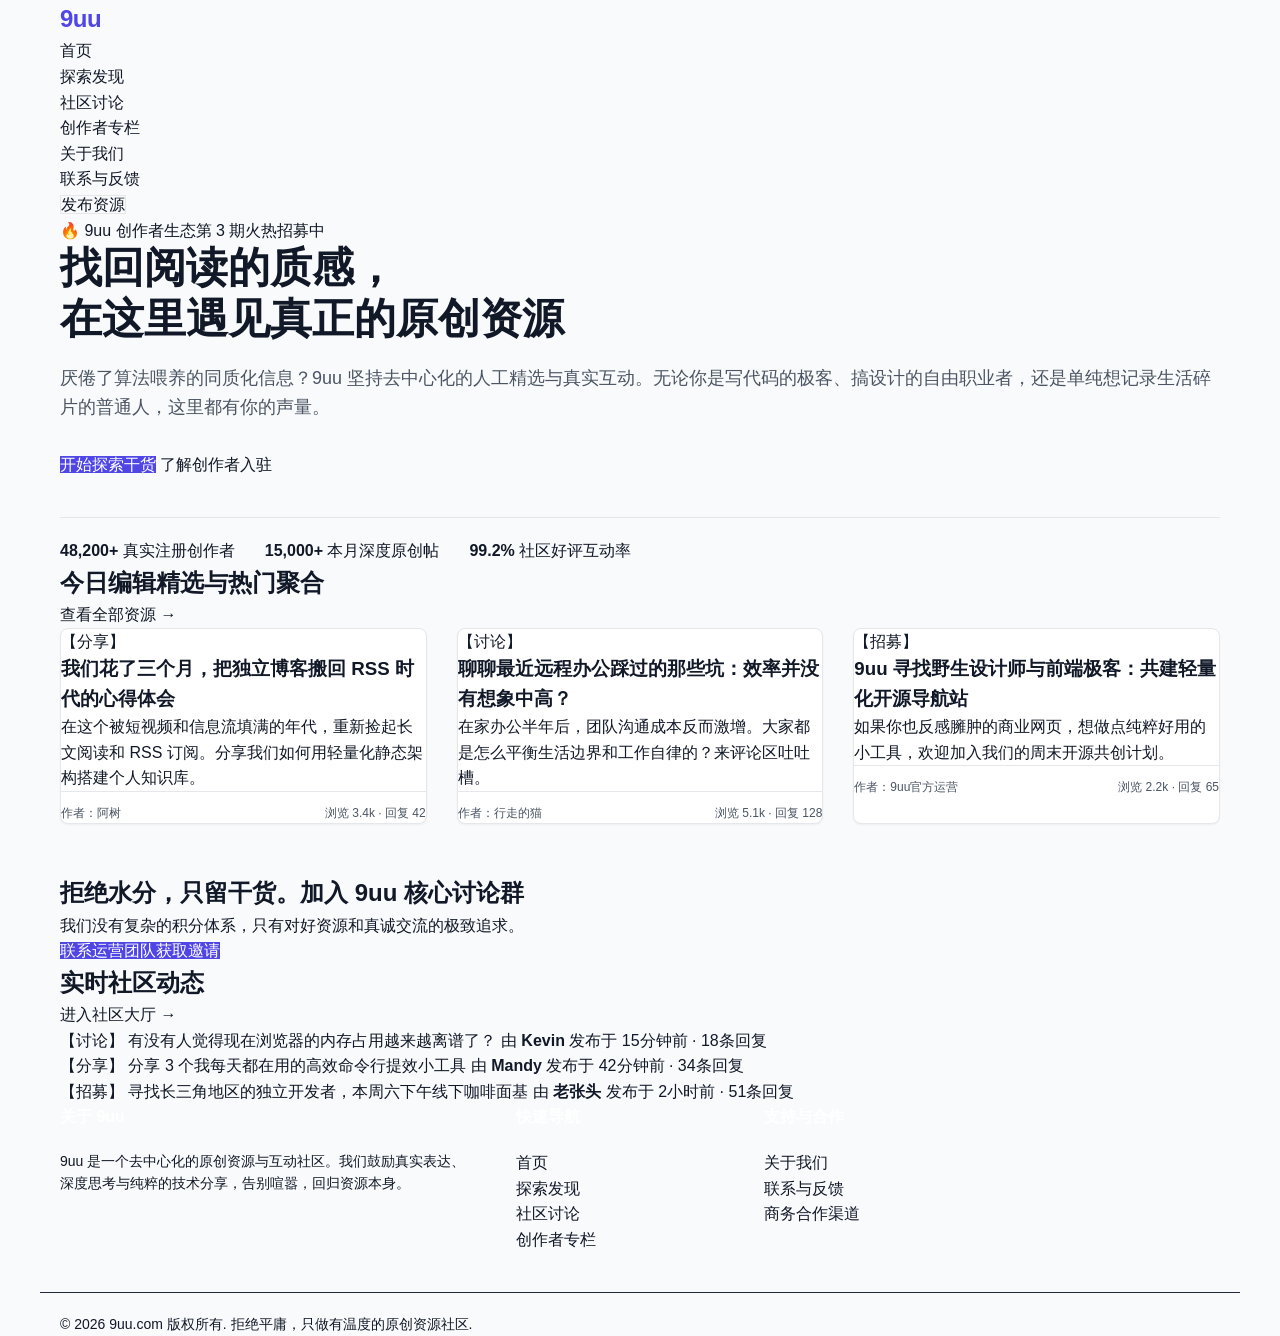
<file: index.html>
<!DOCTYPE html>
<html lang="zh-CN">
<head>
    <meta charset="UTF-8">
    <meta name="viewport" content="width=device-width, initial-scale=1.0">
    <title>9uu有你有我足以！ - 优质资源分享互动社区</title>
    <meta name="description" content="9uu是一个专注于原创资源分享、干货深度交流的互动社区。汇聚独立创作者、技术极客与生活记录者，回归真实、有价值的深度资源。">
    <meta name="keywords" content="9uu,原创社区,资源分享,独立创作者,技术交流,话题讨论,干货分享">
    <link rel="canonical" href="/index.html">
    <script src="js/main.js"></script>
    <link rel="stylesheet" href="css/style.css">
</head>
<body>
    <header class="site-header">
        <div class="container nav-container">
            <a href="index.html" class="logo">9uu</a>
            <nav class="main-nav">
                <ul>
                    <li><a href="index.html" class="active">首页</a></li>
                    <li><a href="explore.html">探索发现</a></li>
                    <li><a href="community.html">社区讨论</a></li>
                    <li><a href="creators.html">创作者专栏</a></li>
                    <li><a href="about.html">关于我们</a></li>
                    <li><a href="contact.html">联系与反馈</a></li>
                </ul>
            </nav>
            <div class="header-actions">
                <a href="community.html" class="btn-outline">发布资源</a>
            </div>
        </div>
    </header>

    <main>
        <section class="hero-section">
            <div class="container hero-content">
                <span class="badge">🔥 9uu 创作者生态第 3 期火热招募中</span>
                <h1>找回阅读的质感，<br>在这里遇见真正的原创资源</h1>
                <p class="hero-desc">厌倦了算法喂养的同质化信息？9uu 坚持去中心化的人工精选与真实互动。无论你是写代码的极客、搞设计的自由职业者，还是单纯想记录生活碎片的普通人，这里都有你的声量。</p>
                <div class="hero-btns">
                    <a href="explore.html" class="btn-primary">开始探索干货</a>
                    <a href="creators.html" class="btn-secondary">了解创作者入驻</a>
                </div>
                <div class="hero-stats">
                    <div class="stat-item">
                        <strong>48,200+</strong>
                        <span>真实注册创作者</span>
                    </div>
                    <div class="stat-item">
                        <strong>15,000+</strong>
                        <span>本月深度原创帖</span>
                    </div>
                    <div class="stat-item">
                        <strong>99.2%</strong>
                        <span>社区好评互动率</span>
                    </div>
                </div>
            </div>
        </section>

        <section class="container section-padding">
            <div class="section-header">
                <h2>今日编辑精选与热门聚合</h2>
                <a href="explore.html" class="more-link">查看全部资源 &rarr;</a>
            </div>
            <div class="grid-3">
                <article class="card">
                    <div class="card-tag">【分享】</div>
                    <h3><a href="explore.html">我们花了三个月，把独立博客搬回 RSS 时代的心得体会</a></h3>
                    <p class="card-snippet">在这个被短视频和信息流填满的年代，重新捡起长文阅读和 RSS 订阅。分享我们如何用轻量化静态架构搭建个人知识库。</p>
                    <div class="card-meta">
                        <span>作者：阿树</span>
                        <span>浏览 3.4k · 回复 42</span>
                    </div>
                </article>
                <article class="card">
                    <div class="card-tag">【讨论】</div>
                    <h3><a href="community.html">聊聊最近远程办公踩过的那些坑：效率并没有想象中高？</a></h3>
                    <p class="card-snippet">在家办公半年后，团队沟通成本反而激增。大家都是怎么平衡生活边界和工作自律的？来评论区吐吐槽。</p>
                    <div class="card-meta">
                        <span>作者：行走的猫</span>
                        <span>浏览 5.1k · 回复 128</span>
                    </div>
                </article>
                <article class="card">
                    <div class="card-tag">【招募】</div>
                    <h3><a href="creators.html">9uu 寻找野生设计师与前端极客：共建轻量化开源导航站</a></h3>
                    <p class="card-snippet">如果你也反感臃肿的商业网页，想做点纯粹好用的小工具，欢迎加入我们的周末开源共创计划。</p>
                    <div class="card-meta">
                        <span>作者：9uu官方运营</span>
                        <span>浏览 2.2k · 回复 65</span>
                    </div>
                </article>
            </div>
        </section>

        <section class="banner-section">
            <div class="container banner-inner">
                <h2>拒绝水分，只留干货。加入 9uu 核心讨论群</h2>
                <p>我们没有复杂的积分体系，只有对好资源和真诚交流的极致追求。</p>
                <a href="contact.html" class="btn-primary">联系运营团队获取邀请</a>
            </div>
        </section>

        <section class="container section-padding">
            <div class="section-header">
                <h2>实时社区动态</h2>
                <a href="community.html" class="more-link">进入社区大厅 &rarr;</a>
            </div>
            <div class="activity-list">
                <div class="activity-item">
                    <span class="tag-label">【讨论】</span>
                    <a href="community.html" class="activity-title">有没有人觉得现在浏览器的内存占用越来越离谱了？</a>
                    <span class="activity-info">由 <strong>Kevin</strong> 发布于 15分钟前 · 18条回复</span>
                </div>
                <div class="activity-item">
                    <span class="tag-label">【分享】</span>
                    <a href="explore.html" class="activity-title">分享 3 个我每天都在用的高效命令行提效小工具</a>
                    <span class="activity-info">由 <strong>Mandy</strong> 发布于 42分钟前 · 34条回复</span>
                </div>
                <div class="activity-item">
                    <span class="tag-label">【招募】</span>
                    <a href="creators.html" class="activity-title">寻找长三角地区的独立开发者，本周六下午线下咖啡面基</a>
                    <span class="activity-info">由 <strong>老张头</strong> 发布于 2小时前 · 51条回复</span>
                </div>
            </div>
        </section>
    </main>

    <footer class="site-footer">
        <div class="container footer-grid">
            <div class="footer-col">
                <h3>关于 9uu</h3>
                <p>9uu 是一个去中心化的原创资源与互动社区。我们鼓励真实表达、深度思考与纯粹的技术分享，告别喧嚣，回归资源本身。</p>
            </div>
            <div class="footer-col">
                <h3>快速导航</h3>
                <ul>
                    <li><a href="index.html">首页</a></li>
                    <li><a href="explore.html">探索发现</a></li>
                    <li><a href="community.html">社区讨论</a></li>
                    <li><a href="creators.html">创作者专栏</a></li>
                </ul>
            </div>
            <div class="footer-col">
                <h3>支持与合作</h3>
                <ul>
                    <li><a href="about.html">关于我们</a></li>
                    <li><a href="contact.html">联系与反馈</a></li>
                    <li><a href="contact.html">商务合作渠道</a></li>
                </ul>
            </div>
        </div>
        <div class="container footer-bottom">
            <p>&copy; 2026 9uu.com 版权所有. 拒绝平庸，只做有温度的原创资源社区.</p>
        </div>
    </footer>
</body>
</html>
</file>
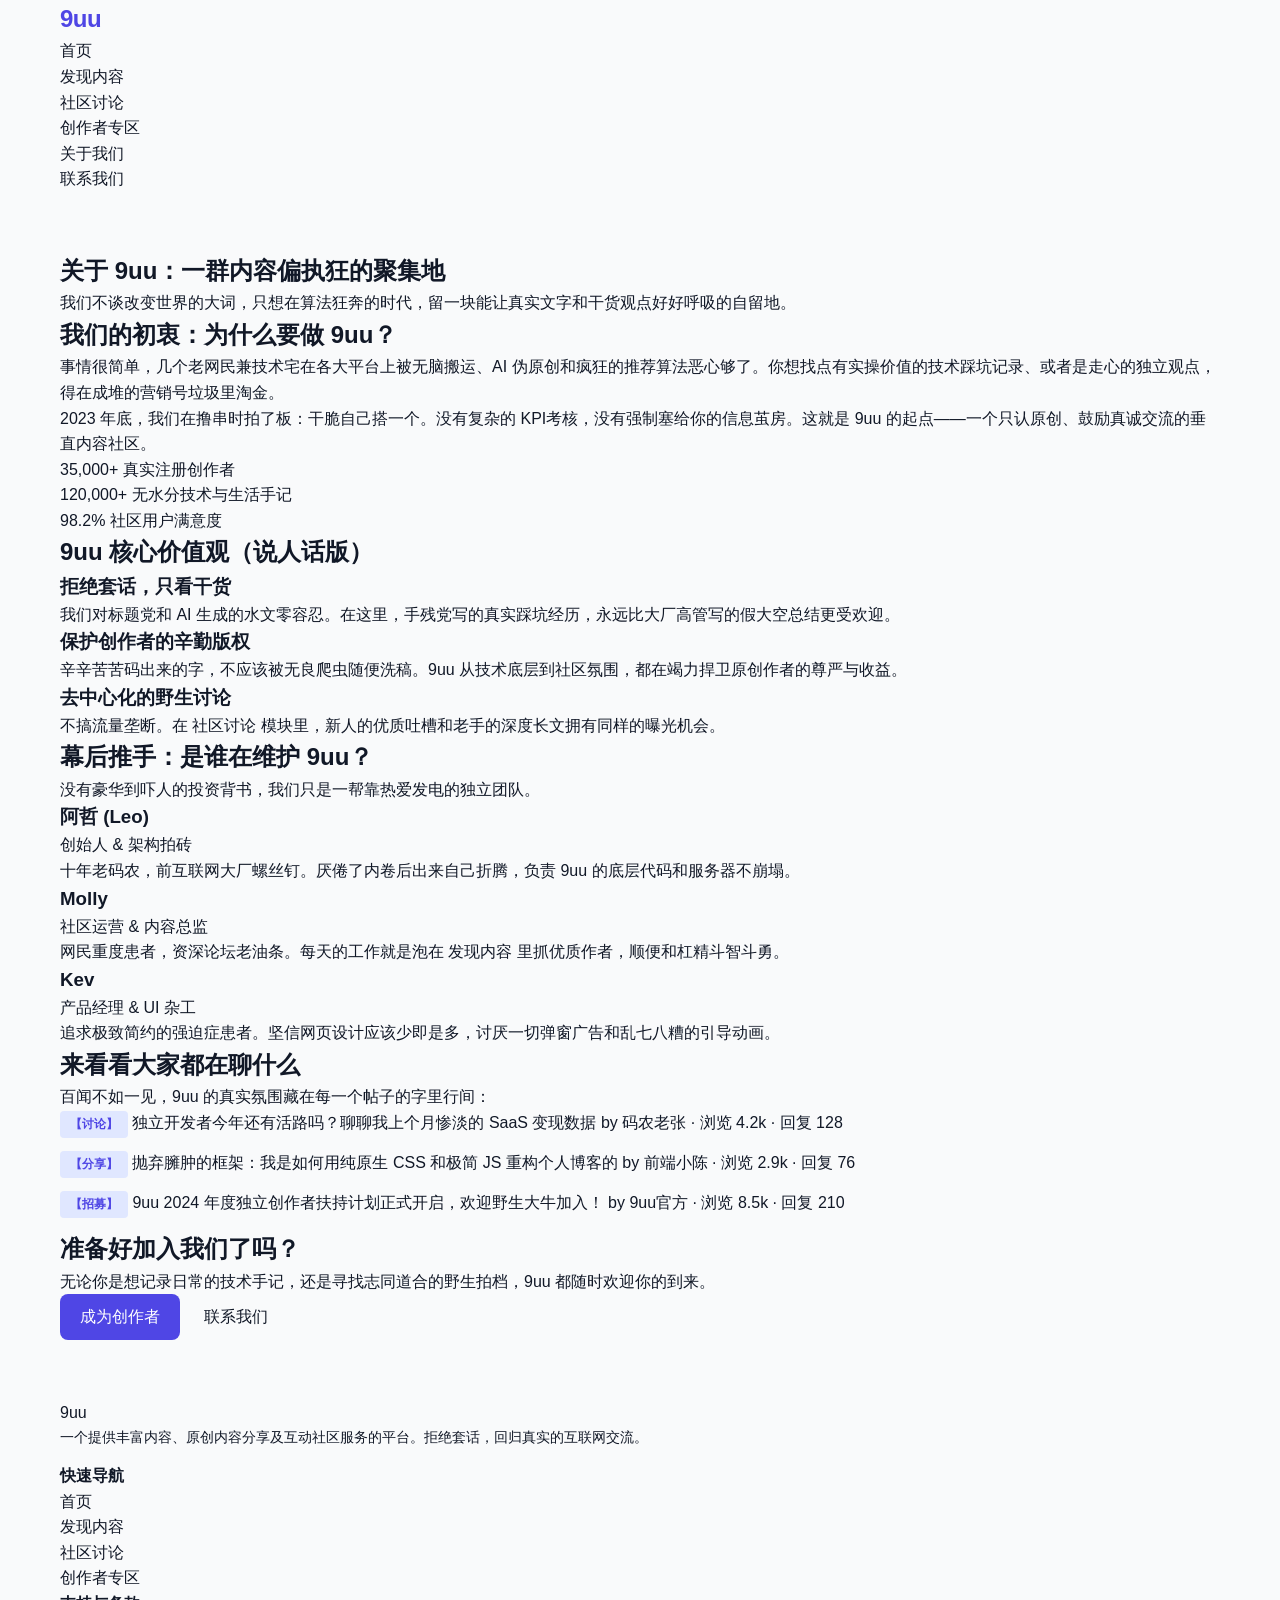
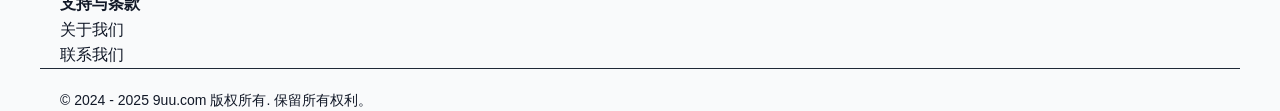
<file: about.html>
<!DOCTYPE html>
<html lang="zh-CN">
<head>
    <meta charset="UTF-8">
    <meta name="viewport" content="width=device-width, initial-scale=1.0">
    <title>关于我们 - 9uu 原创内容分享与互动社区平台</title>
    <meta name="description" content="了解 9uu 平台的幕后团队、创立初衷与社区文化。我们是一群聚焦原创内容分享、拒绝信息茧房的技术与内容极客，致力于为独立创作者和真实用户打造纯粹的互动交流乐园。">
    <meta name="keywords" content="9uu团队, 9uu关于我们, 原创社区理念, 独立创作者平台, 社区文化">
    <link rel="canonical" href="/about.html">
    <link rel="stylesheet" href="css/style.css">
</head>
<body>
    <header class="site-header">
        <div class="container nav-container">
            <a href="index.html" class="logo">9uu</a>
            <nav class="main-nav">
                <ul>
                    <li><a href="index.html">首页</a></li>
                    <li><a href="explore.html">发现内容</a></li>
                    <li><a href="community.html">社区讨论</a></li>
                    <li><a href="creators.html">创作者专区</a></li>
                    <li><a href="about.html" class="active">关于我们</a></li>
                    <li><a href="contact.html">联系我们</a></li>
                </ul>
            </nav>
        </div>
    </header>

    <main class="main-content">
        <div class="container">
            <section class="page-header-section">
                <h1>关于 9uu：一群内容偏执狂的聚集地</h1>
                <p class="lead-text">我们不谈改变世界的大词，只想在算法狂奔的时代，留一块能让真实文字和干货观点好好呼吸的自留地。</p>
            </section>

            <article class="about-story-section">
                <div class="story-grid">
                    <div class="story-text">
                        <h2>我们的初衷：为什么要做 9uu？</h2>
                        <p>事情很简单，几个老网民兼技术宅在各大平台上被无脑搬运、AI 伪原创和疯狂的推荐算法恶心够了。你想找点有实操价值的技术踩坑记录、或者是走心的独立观点，得在成堆的营销号垃圾里淘金。</p>
                        <p>2023 年底，我们在撸串时拍了板：干脆自己搭一个。没有复杂的 KPI考核，没有强制塞给你的信息茧房。这就是 9uu 的起点——一个只认原创、鼓励真诚交流的垂直内容社区。</p>
                    </div>
                    <div class="story-stats">
                        <div class="stat-card">
                            <span class="stat-num">35,000+</span>
                            <span class="stat-label">真实注册创作者</span>
                        </div>
                        <div class="stat-card">
                            <span class="stat-num">120,000+</span>
                            <span class="stat-label">无水分技术与生活手记</span>
                        </div>
                        <div class="stat-card">
                            <span class="stat-num">98.2%</span>
                            <span class="stat-label">社区用户满意度</span>
                        </div>
                    </div>
                </div>
            </article>

            <section class="values-section">
                <h2>9uu 核心价值观（说人话版）</h2>
                <div class="values-grid">
                    <div class="value-item">
                        <h3>拒绝套话，只看干货</h3>
                        <p>我们对标题党和 AI 生成的水文零容忍。在这里，手残党写的真实踩坑经历，永远比大厂高管写的假大空总结更受欢迎。</p>
                    </div>
                    <div class="value-item">
                        <h3>保护创作者的辛勤版权</h3>
                        <p>辛辛苦苦码出来的字，不应该被无良爬虫随便洗稿。9uu 从技术底层到社区氛围，都在竭力捍卫原创作者的尊严与收益。</p>
                    </div>
                    <div class="value-item">
                        <h3>去中心化的野生讨论</h3>
                        <p>不搞流量垄断。在 <a href="community.html">社区讨论</a> 模块里，新人的优质吐槽和老手的深度长文拥有同样的曝光机会。</p>
                    </div>
                </div>
            </section>

            <section class="team-section">
                <h2>幕后推手：是谁在维护 9uu？</h2>
                <p class="section-desc">没有豪华到吓人的投资背书，我们只是一帮靠热爱发电的独立团队。</p>
                <div class="team-grid">
                    <div class="team-card">
                        <h3>阿哲 (Leo)</h3>
                        <span class="team-role">创始人 & 架构拍砖</span>
                        <p>十年老码农，前互联网大厂螺丝钉。厌倦了内卷后出来自己折腾，负责 9uu 的底层代码和服务器不崩塌。</p>
                    </div>
                    <div class="team-card">
                        <h3>Molly</h3>
                        <span class="team-role">社区运营 & 内容总监</span>
                        <p>网民重度患者，资深论坛老油条。每天的工作就是泡在 <a href="explore.html">发现内容</a> 里抓优质作者，顺便和杠精斗智斗勇。</p>
                    </div>
                    <div class="team-card">
                        <h3>Kev</h3>
                        <span class="team-role">产品经理 & UI 杂工</span>
                        <p>追求极致简约的强迫症患者。坚信网页设计应该少即是多，讨厌一切弹窗广告和乱七八糟的引导动画。</p>
                    </div>
                </div>
            </section>

            <section class="community-glimpse">
                <h2>来看看大家都在聊什么</h2>
                <p>百闻不如一见，9uu 的真实氛围藏在每一个帖子的字里行间：</p>
                <div class="mini-post-list">
                    <div class="mini-post-item">
                        <span class="tag">【讨论】</span>
                        <a href="community.html">独立开发者今年还有活路吗？聊聊我上个月惨淡的 SaaS 变现数据</a>
                        <span class="meta">by 码农老张 · 浏览 4.2k · 回复 128</span>
                    </div>
                    <div class="mini-post-item">
                        <span class="tag">【分享】</span>
                        <a href="community.html">抛弃臃肿的框架：我是如何用纯原生 CSS 和极简 JS 重构个人博客的</a>
                        <span class="meta">by 前端小陈 · 浏览 2.9k · 回复 76</span>
                    </div>
                    <div class="mini-post-item">
                        <span class="tag">【招募】</span>
                        <a href="creators.html">9uu 2024 年度独立创作者扶持计划正式开启，欢迎野生大牛加入！</a>
                        <span class="meta">by 9uu官方 · 浏览 8.5k · 回复 210</span>
                    </div>
                </div>
            </section>

            <section class="cta-banner">
                <div class="cta-box">
                    <h2>准备好加入我们了吗？</h2>
                    <p>无论你是想记录日常的技术手记，还是寻找志同道合的野生拍档，9uu 都随时欢迎你的到来。</p>
                    <div class="cta-actions">
                        <a href="creators.html" class="btn btn-primary">成为创作者</a>
                        <a href="contact.html" class="btn btn-secondary">联系我们</a>
                    </div>
                </div>
            </section>
        </div>
    </main>

    <footer class="site-footer">
        <div class="container footer-container">
            <div class="footer-col">
                <span class="footer-logo">9uu</span>
                <p>一个提供丰富内容、原创内容分享及互动社区服务的平台。拒绝套话，回归真实的互联网交流。</p>
            </div>
            <div class="footer-col">
                <h4>快速导航</h4>
                <ul>
                    <li><a href="index.html">首页</a></li>
                    <li><a href="explore.html">发现内容</a></li>
                    <li><a href="community.html">社区讨论</a></li>
                    <li><a href="creators.html">创作者专区</a></li>
                </ul>
            </div>
            <div class="footer-col">
                <h4>支持与条款</h4>
                <ul>
                    <li><a href="about.html">关于我们</a></li>
                    <li><a href="contact.html">联系我们</a></li>
                </ul>
            </div>
        </div>
        <div class="container footer-bottom">
            <p>&copy; 2024 - 2025 9uu.com 版权所有. 保留所有权利。</p>
        </div>
    </footer>

    <script src="js/main.js"></script>
</body>
</html>
</file>
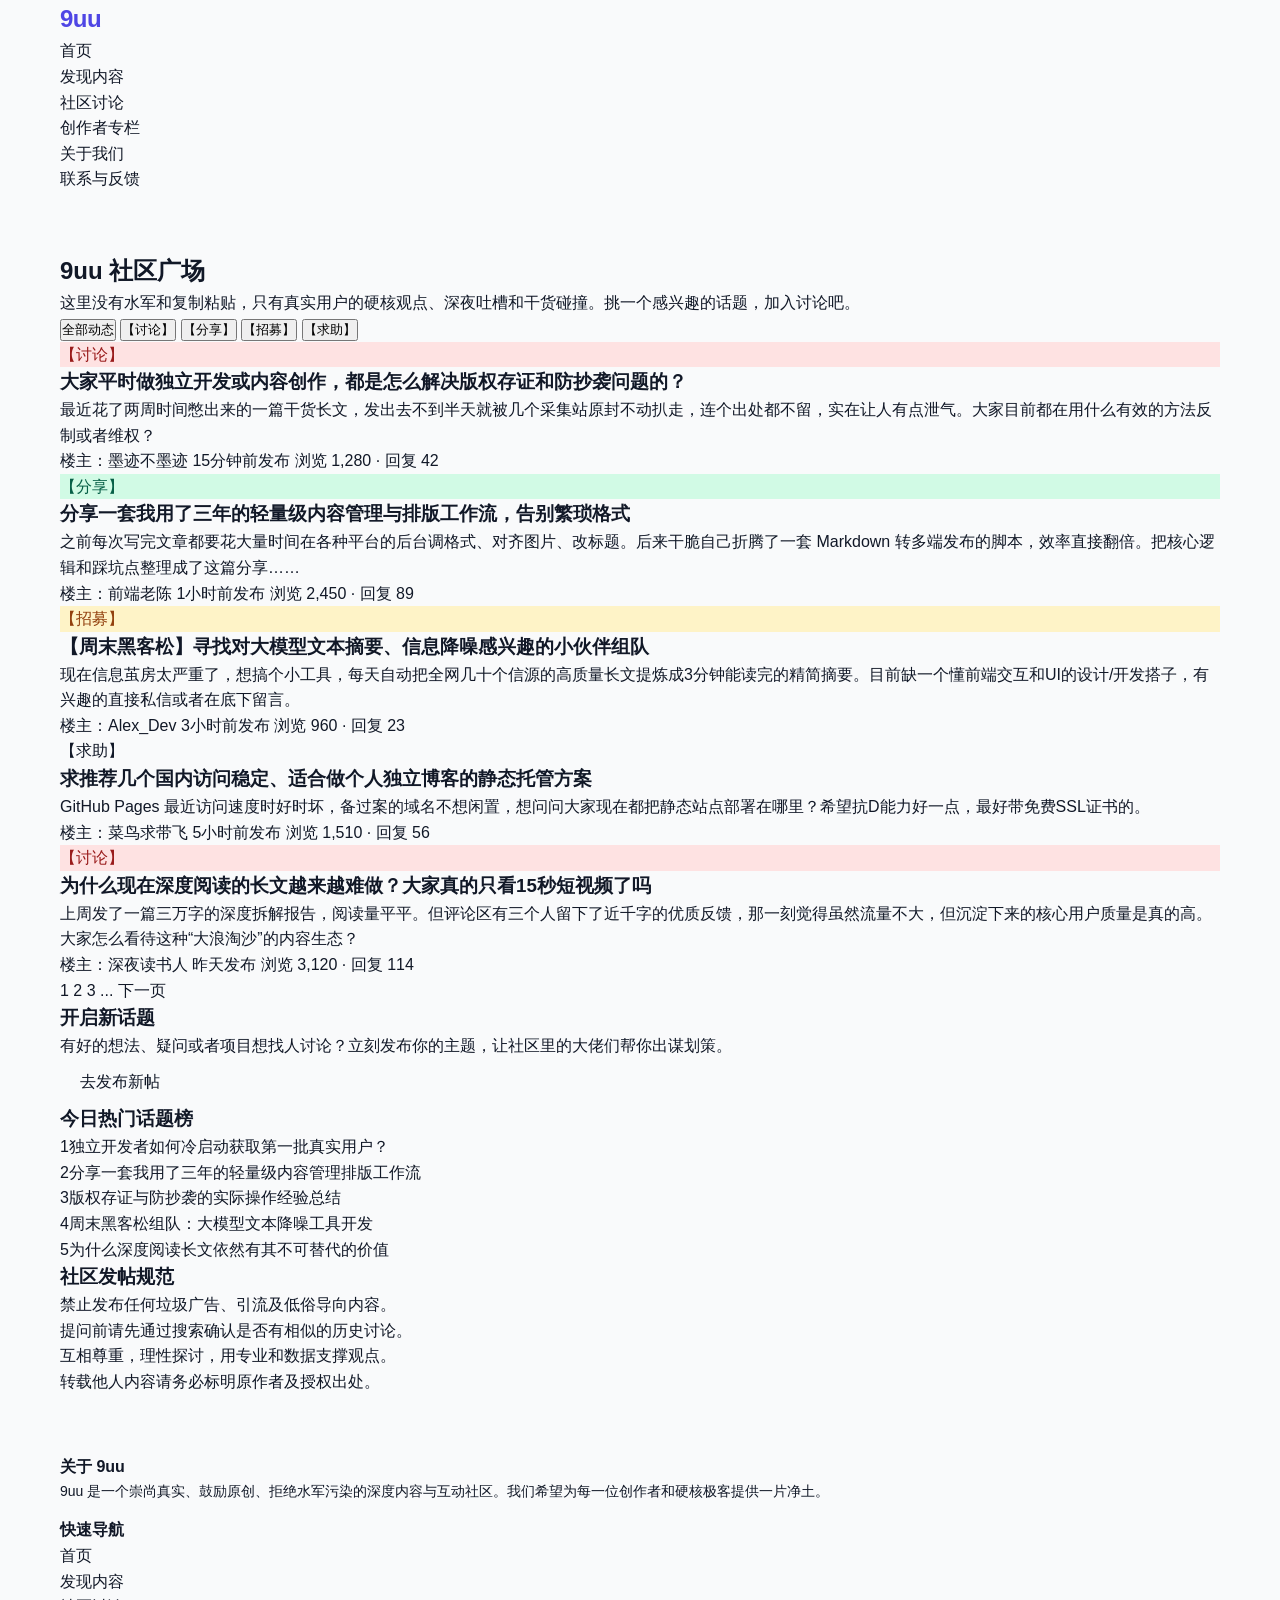
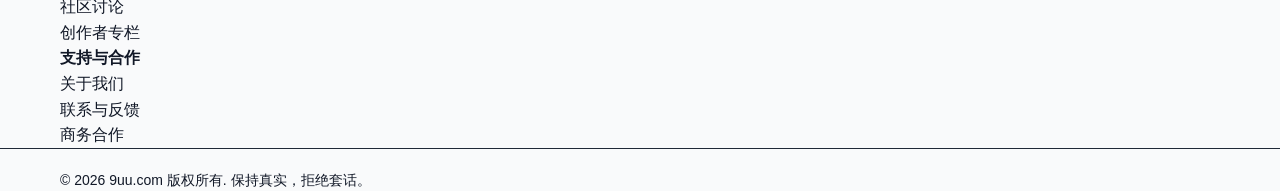
<file: community.html>
<!DOCTYPE html>
<html lang="zh-CN">
<head>
    <meta charset="UTF-8">
    <meta name="viewport" content="width=device-width, initial-scale=1.0">
    <title>互动社区 - 9uu 原创内容分享与深度交流平台</title>
    <meta name="description" content="加入9uu互动社区，与数万创作者、技术极客和内容爱好者一起交流原创心得、探讨热门话题、参与线上圆桌讨论，获取一手干货分享。">
    <meta name="keywords" content="9uu社区, 互动讨论, 原创分享, 创作者交流, 话题广场, 技术交流, 经验心得">
    <link rel="canonical" href="/community.html">
    <link rel="stylesheet" href="css/style.css">
</head>
<body>
    <header class="site-header">
        <div class="container header-container">
            <a href="index.html" class="logo">9uu</a>
            <nav class="main-nav">
                <ul>
                    <li><a href="index.html">首页</a></li>
                    <li><a href="explore.html">发现内容</a></li>
                    <li><a href="community.html" class="active">社区讨论</a></li>
                    <li><a href="creators.html">创作者专栏</a></li>
                    <li><a href="about.html">关于我们</a></li>
                    <li><a href="contact.html">联系与反馈</a></li>
                </ul>
            </nav>
        </div>
    </header>

    <main class="main-content">
        <section class="page-hero">
            <div class="container">
                <h1>9uu 社区广场</h1>
                <p>这里没有水军和复制粘贴，只有真实用户的硬核观点、深夜吐槽和干货碰撞。挑一个感兴趣的话题，加入讨论吧。</p>
            </div>
        </section>

        <section class="community-layout container">
            <div class="community-main">
                <div class="community-filter-bar">
                    <button class="filter-btn active">全部动态</button>
                    <button class="filter-btn">【讨论】</button>
                    <button class="filter-btn">【分享】</button>
                    <button class="filter-btn">【招募】</button>
                    <button class="filter-btn">【求助】</button>
                </div>

                <div class="thread-list">
                    <article class="thread-item">
                        <div class="thread-tag tag-discuss">【讨论】</div>
                        <div class="thread-content">
                            <h3><a href="community.html">大家平时做独立开发或内容创作，都是怎么解决版权存证和防抄袭问题的？</a></h3>
                            <p class="thread-snippet">最近花了两周时间憋出来的一篇干货长文，发出去不到半天就被几个采集站原封不动扒走，连个出处都不留，实在让人有点泄气。大家目前都在用什么有效的方法反制或者维权？</p>
                            <div class="thread-meta">
                                <span class="author">楼主：墨迹不墨迹</span>
                                <span class="time">15分钟前发布</span>
                                <span class="stats">浏览 1,280 · 回复 42</span>
                            </div>
                        </div>
                    </article>

                    <article class="thread-item">
                        <div class="thread-tag tag-share">【分享】</div>
                        <div class="thread-content">
                            <h3><a href="community.html">分享一套我用了三年的轻量级内容管理与排版工作流，告别繁琐格式</a></h3>
                            <p class="thread-snippet">之前每次写完文章都要花大量时间在各种平台的后台调格式、对齐图片、改标题。后来干脆自己折腾了一套 Markdown 转多端发布的脚本，效率直接翻倍。把核心逻辑和踩坑点整理成了这篇分享……</p>
                            <div class="thread-meta">
                                <span class="author">楼主：前端老陈</span>
                                <span class="time">1小时前发布</span>
                                <span class="stats">浏览 2,450 · 回复 89</span>
                            </div>
                        </div>
                    </article>

                    <article class="thread-item">
                        <div class="thread-tag tag-recruit">【招募】</div>
                        <div class="thread-content">
                            <h3><a href="community.html">【周末黑客松】寻找对大模型文本摘要、信息降噪感兴趣的小伙伴组队</a></h3>
                            <p class="thread-snippet">现在信息茧房太严重了，想搞个小工具，每天自动把全网几十个信源的高质量长文提炼成3分钟能读完的精简摘要。目前缺一个懂前端交互和UI的设计/开发搭子，有兴趣的直接私信或者在底下留言。</p>
                            <div class="thread-meta">
                                <span class="author">楼主：Alex_Dev</span>
                                <span class="time">3小时前发布</span>
                                <span class="stats">浏览 960 · 回复 23</span>
                            </div>
                        </div>
                    </article>

                    <article class="thread-item">
                        <div class="thread-tag tag-help">【求助】</div>
                        <div class="thread-content">
                            <h3><a href="community.html">求推荐几个国内访问稳定、适合做个人独立博客的静态托管方案</a></h3>
                            <p class="thread-snippet">GitHub Pages 最近访问速度时好时坏，备过案的域名不想闲置，想问问大家现在都把静态站点部署在哪里？希望抗D能力好一点，最好带免费SSL证书的。</p>
                            <div class="thread-meta">
                                <span class="author">楼主：菜鸟求带飞</span>
                                <span class="time">5小时前发布</span>
                                <span class="stats">浏览 1,510 · 回复 56</span>
                            </div>
                        </div>
                    </article>

                    <article class="thread-item">
                        <div class="thread-tag tag-discuss">【讨论】</div>
                        <div class="thread-content">
                            <h3><a href="community.html">为什么现在深度阅读的长文越来越难做？大家真的只看15秒短视频了吗</a></h3>
                            <p class="thread-snippet">上周发了一篇三万字的深度拆解报告，阅读量平平。但评论区有三个人留下了近千字的优质反馈，那一刻觉得虽然流量不大，但沉淀下来的核心用户质量是真的高。大家怎么看待这种“大浪淘沙”的内容生态？</p>
                            <div class="thread-meta">
                                <span class="author">楼主：深夜读书人</span>
                                <span class="time">昨天发布</span>
                                <span class="stats">浏览 3,120 · 回复 114</span>
                            </div>
                        </div>
                    </article>
                </div>

                <div class="pagination">
                    <span class="page-numbers current">1</span>
                    <a href="community.html" class="page-numbers">2</a>
                    <a href="community.html" class="page-numbers">3</a>
                    <span class="page-dots">...</span>
                    <a href="community.html" class="page-numbers">下一页</a>
                </div>
            </div>

            <aside class="community-sidebar">
                <div class="sidebar-widget publish-box">
                    <h3>开启新话题</h3>
                    <p>有好的想法、疑问或者项目想找人讨论？立刻发布你的主题，让社区里的大佬们帮你出谋划策。</p>
                    <a href="contact.html" class="btn primary-btn">去发布新帖</a>
                </div>

                <div class="sidebar-widget hot-topics">
                    <h3>今日热门话题榜</h3>
                    <ul>
                        <li><span class="rank">1</span><a href="community.html">独立开发者如何冷启动获取第一批真实用户？</a></li>
                        <li><span class="rank">2</span><a href="community.html">分享一套我用了三年的轻量级内容管理排版工作流</a></li>
                        <li><span class="rank">3</span><a href="community.html">版权存证与防抄袭的实际操作经验总结</a></li>
                        <li><span class="rank">4</span><a href="community.html">周末黑客松组队：大模型文本降噪工具开发</a></li>
                        <li><span class="rank">5</span><a href="community.html">为什么深度阅读长文依然有其不可替代的价值</a></li>
                    </ul>
                </div>

                <div class="sidebar-widget community-rules">
                    <h3>社区发帖规范</h3>
                    <ul>
                        <li>禁止发布任何垃圾广告、引流及低俗导向内容。</li>
                        <li>提问前请先通过搜索确认是否有相似的历史讨论。</li>
                        <li>互相尊重，理性探讨，用专业和数据支撑观点。</li>
                        <li>转载他人内容请务必标明原作者及授权出处。</li>
                    </ul>
                </div>
            </aside>
        </section>
    </main>

    <footer class="site-footer">
        <div class="container footer-container">
            <div class="footer-col">
                <h4>关于 9uu</h4>
                <p>9uu 是一个崇尚真实、鼓励原创、拒绝水军污染的深度内容与互动社区。我们希望为每一位创作者和硬核极客提供一片净土。</p>
            </div>
            <div class="footer-col">
                <h4>快速导航</h4>
                <ul>
                    <li><a href="index.html">首页</a></li>
                    <li><a href="explore.html">发现内容</a></li>
                    <li><a href="community.html">社区讨论</a></li>
                    <li><a href="creators.html">创作者专栏</a></li>
                </ul>
            </div>
            <div class="footer-col">
                <h4>支持与合作</h4>
                <ul>
                    <li><a href="about.html">关于我们</a></li>
                    <li><a href="contact.html">联系与反馈</a></li>
                    <li><a href="contact.html">商务合作</a></li>
                </ul>
            </div>
        </div>
        <div class="footer-bottom">
            <div class="container">
                <p>&copy; 2026 9uu.com 版权所有. 保持真实，拒绝套话。</p>
            </div>
        </div>
    </footer>

    <script src="js/main.js"></script>
</body>
</html>
</file>
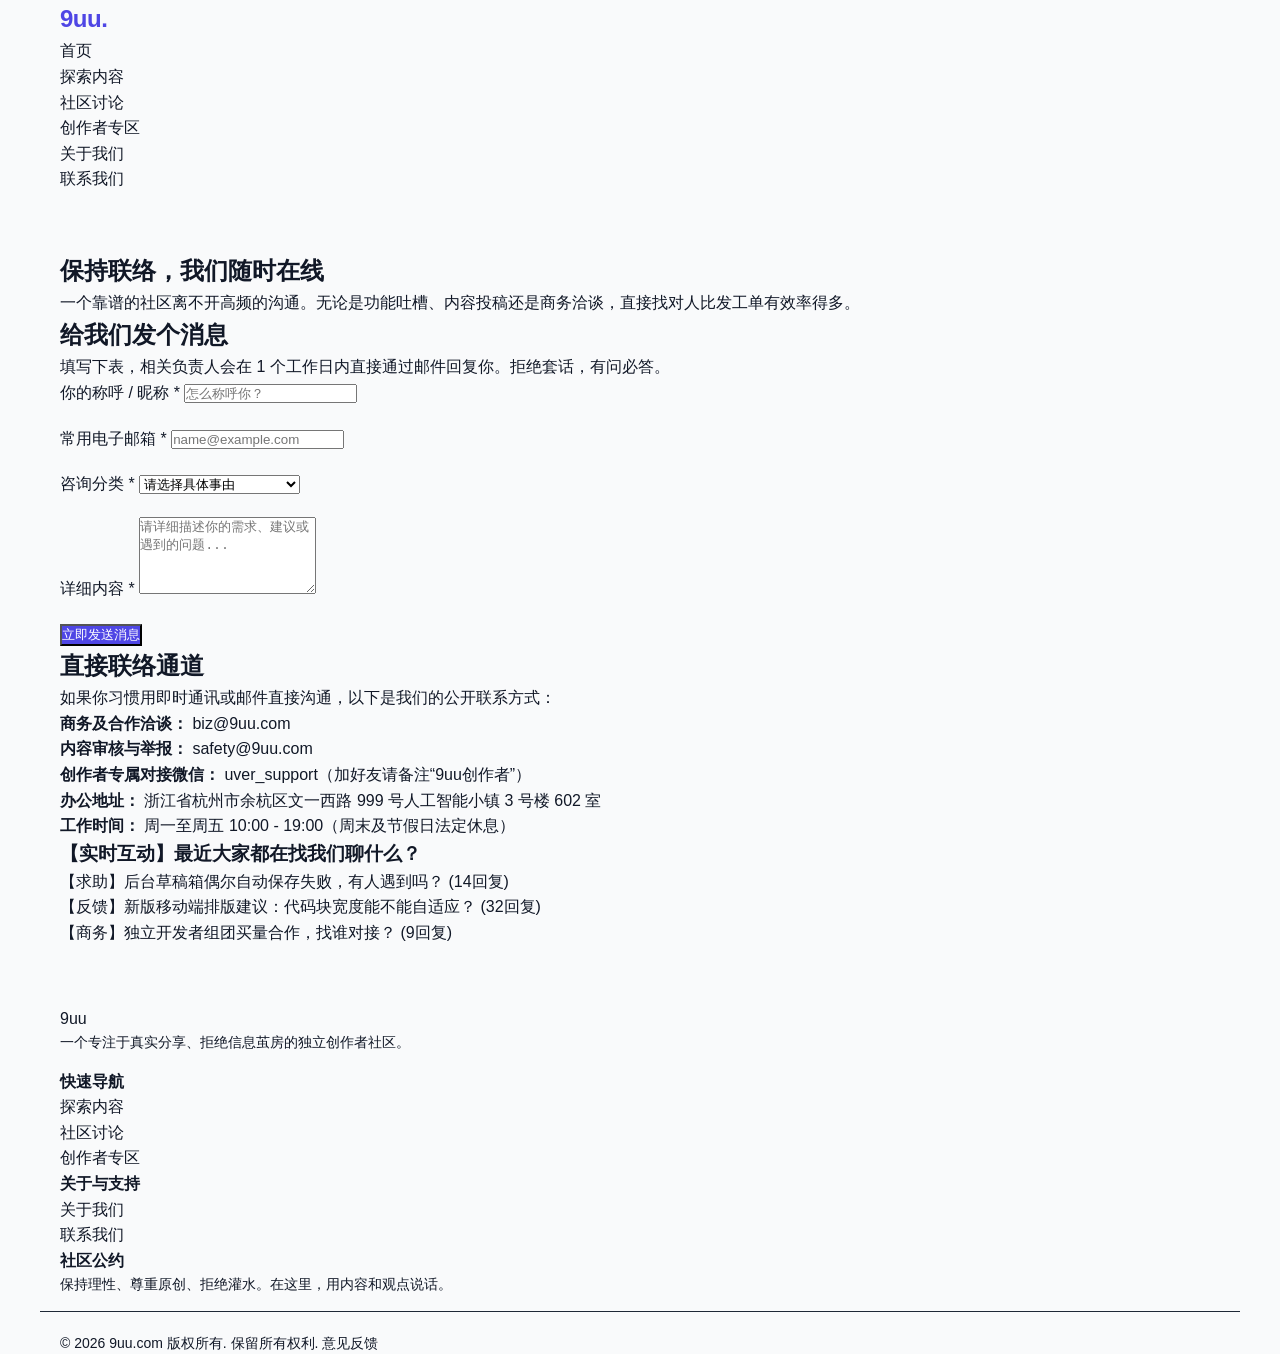
<file: contact.html>
<!DOCTYPE html>
<html lang="zh-CN">
<head>
    <meta charset="UTF-8">
    <meta name="viewport" content="width=device-width, initial-scale=1.0">
    <title>联系我们与意见反馈 - 9uu 原创内容社区平台</title>
    <meta name="description" content="联系9uu运营团队。无论你是内容创作者、商务合作还是平台建议，我们都期待听到你的真实声音。查看我们的办公地址、商务邮箱及在线留言通道。">
    <meta name="keywords" content="9uu联系方式, 商务合作, 内容投稿, 客服支持, 意见反馈, 9uu社区">
    <link rel="canonical" href="/contact.html">
    <link rel="stylesheet" href="css/style.css">
</head>
<body>
    <header class="site-header">
        <div class="container nav-container">
            <a href="index.html" class="logo">9uu<span>.</span></a>
            <nav class="main-nav">
                <ul>
                    <li><a href="index.html">首页</a></li>
                    <li><a href="explore.html">探索内容</a></li>
                    <li><a href="community.html">社区讨论</a></li>
                    <li><a href="creators.html">创作者专区</a></li>
                    <li><a href="about.html">关于我们</a></li>
                    <li><a href="contact.html" class="active">联系我们</a></li>
                </ul>
            </nav>
        </div>
    </header>

    <main class="main-content">
        <section class="page-header-section">
            <div class="container">
                <h1>保持联络，我们随时在线</h1>
                <p>一个靠谱的社区离不开高频的沟通。无论是功能吐槽、内容投稿还是商务洽谈，直接找对人比发工单有效率得多。</p>
            </div>
        </section>

        <section class="contact-grid-section">
            <div class="container">
                <div class="contact-wrapper">
                    <div class="contact-form-box">
                        <h2>给我们发个消息</h2>
                        <p>填写下表，相关负责人会在 1 个工作日内直接通过邮件回复你。拒绝套话，有问必答。</p>
                        
                        <form id="contactForm" class="site-form" onsubmit="event.preventDefault(); alert('消息已发送！运营团队会尽快处理您的反馈。');">
                            <div class="form-group">
                                <label for="userName">你的称呼 / 昵称 *</label>
                                <input type="text" id="userName" name="userName" required placeholder="怎么称呼你？">
                            </div>
                            
                            <div class="form-group">
                                <label for="userEmail">常用电子邮箱 *</label>
                                <input type="email" id="userEmail" name="userEmail" required placeholder="name@example.com">
                            </div>
                            
                            <div class="form-group">
                                <label for="subjectType">咨询分类 *</label>
                                <select id="subjectType" name="subjectType" required>
                                    <option value="" disabled selected>请选择具体事由</option>
                                    <option value="biz">商务合作 / 品牌推广</option>
                                    <option value="creator">创作者签约 / 流量扶持</option>
                                    <option value="bug">网站Bug反馈 / 功能建议</option>
                                    <option value="other">其他日常交流</option>
                                </select>
                            </div>
                            
                            <div class="form-group">
                                <label for="messageContent">详细内容 *</label>
                                <textarea id="messageContent" name="messageContent" rows="5" required placeholder="请详细描述你的需求、建议或遇到的问题..."></textarea>
                            </div>
                            
                            <button type="submit" class="btn-primary">立即发送消息</button>
                        </form>
                    </div>

                    <div class="contact-info-box">
                        <h2>直接联络通道</h2>
                        <p>如果你习惯用即时通讯或邮件直接沟通，以下是我们的公开联系方式：</p>
                        
                        <ul class="info-list">
                            <li>
                                <strong>商务及合作洽谈：</strong>
                                <span>biz@9uu.com</span>
                            </li>
                            <li>
                                <strong>内容审核与举报：</strong>
                                <span>safety@9uu.com</span>
                            </li>
                            <li>
                                <strong>创作者专属对接微信：</strong>
                                <span>uver_support（加好友请备注“9uu创作者”）</span>
                            </li>
                            <li>
                                <strong>办公地址：</strong>
                                <span>浙江省杭州市余杭区文一西路 999 号人工智能小镇 3 号楼 602 室</span>
                            </li>
                            <li>
                                <strong>工作时间：</strong>
                                <span>周一至周五 10:00 - 19:00（周末及节假日法定休息）</span>
                            </li>
                        </ul>

                        <div class="mini-community-widget">
                            <h3>【实时互动】最近大家都在找我们聊什么？</h3>
                            <ul>
                                <li><a href="community.html">【求助】后台草稿箱偶尔自动保存失败，有人遇到吗？ (14回复)</a></li>
                                <li><a href="community.html">【反馈】新版移动端排版建议：代码块宽度能不能自适应？ (32回复)</a></li>
                                <li><a href="community.html">【商务】独立开发者组团买量合作，找谁对接？ (9回复)</a></li>
                            </ul>
                        </div>
                    </div>
                </div>
            </div>
        </section>
    </main>

    <footer class="site-footer">
        <div class="container footer-content">
            <div class="footer-col">
                <span class="footer-logo">9uu</span>
                <p>一个专注于真实分享、拒绝信息茧房的独立创作者社区。</p>
            </div>
            <div class="footer-col">
                <h4>快速导航</h4>
                <ul>
                    <li><a href="explore.html">探索内容</a></li>
                    <li><a href="community.html">社区讨论</a></li>
                    <li><a href="creators.html">创作者专区</a></li>
                </ul>
            </div>
            <div class="footer-col">
                <h4>关于与支持</h4>
                <ul>
                    <li><a href="about.html">关于我们</a></li>
                    <li><a href="contact.html">联系我们</a></li>
                </ul>
            </div>
            <div class="footer-col">
                <h4>社区公约</h4>
                <p>保持理性、尊重原创、拒绝灌水。在这里，用内容和观点说话。</p>
            </div>
        </div>
        <div class="container footer-bottom">
            <p>&copy; 2026 9uu.com 版权所有. 保留所有权利. <a href="contact.html">意见反馈</a></p>
        </div>
    </footer>

    <script src="js/main.js"></script>
</body>
</html>
</file>
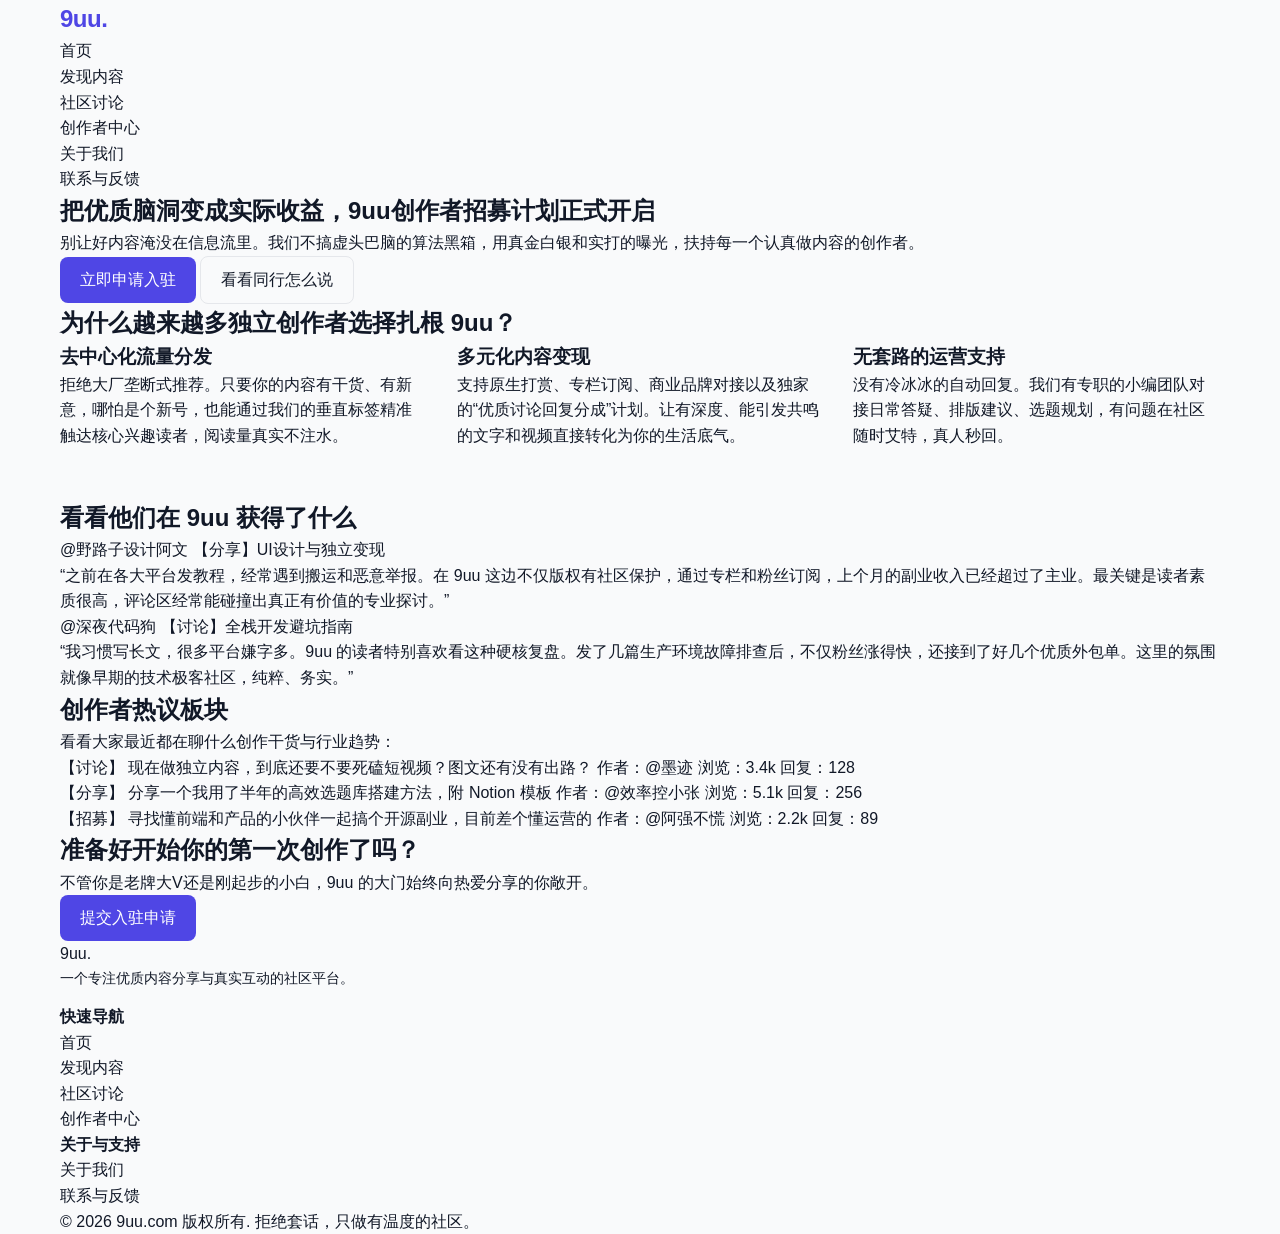
<file: creators.html>
<!DOCTYPE html>
<html lang="zh-CN">
<head>
    <meta charset="UTF-8">
    <meta name="viewport" content="width=device-width, initial-scale=1.0">
    <title>创作者中心 - 9uu 原创内容分享与社区服务平台</title>
    <meta name="description" content="加入9uu创作者生态，获取专属流量扶持、变现通道与创作工具。无论你是图文、视频还是深度干货写手，在这里让你的每一份原创内容都更有价值。">
    <meta name="keywords" content="9uu创作者, 原创内容变现, 自媒体扶持, 内容社区, 创作者中心, 流量分成">
    <link rel="canonical" href="/creators.html">
    <link rel="stylesheet" href="css/style.css">
</head>
<body>
    <header class="site-header">
        <div class="container nav-container">
            <a href="index.html" class="logo">9uu.</a>
            <nav class="main-nav">
                <ul>
                    <li><a href="index.html">首页</a></li>
                    <li><a href="explore.html">发现内容</a></li>
                    <li><a href="community.html">社区讨论</a></li>
                    <li><a href="creators.html" class="active">创作者中心</a></li>
                    <li><a href="about.html">关于我们</a></li>
                    <li><a href="contact.html">联系与反馈</a></li>
                </ul>
            </nav>
        </div>
    </header>

    <main>
        <section class="hero-section">
            <div class="container">
                <h1>把优质脑洞变成实际收益，9uu创作者招募计划正式开启</h1>
                <p>别让好内容淹没在信息流里。我们不搞虚头巴脑的算法黑箱，用真金白银和实打的曝光，扶持每一个认真做内容的创作者。</p>
                <div class="hero-btns">
                    <a href="contact.html" class="btn btn-primary">立即申请入驻</a>
                    <a href="community.html" class="btn btn-outline">看看同行怎么说</a>
                </div>
            </div>
        </section>

        <section class="benefits-section container">
            <h2>为什么越来越多独立创作者选择扎根 9uu？</h2>
            <div class="grid-3">
                <article class="benefit-card">
                    <h3>去中心化流量分发</h3>
                    <p>拒绝大厂垄断式推荐。只要你的内容有干货、有新意，哪怕是个新号，也能通过我们的垂直标签精准触达核心兴趣读者，阅读量真实不注水。</p>
                </article>
                <article class="benefit-card">
                    <h3>多元化内容变现</h3>
                    <p>支持原生打赏、专栏订阅、商业品牌对接以及独家的“优质讨论回复分成”计划。让有深度、能引发共鸣的文字和视频直接转化为你的生活底气。</p>
                </article>
                <article class="benefit-card">
                    <h3>无套路的运营支持</h3>
                    <p>没有冷冰冰的自动回复。我们有专职的小编团队对接日常答疑、排版建议、选题规划，有问题在社区随时艾特，真人秒回。</p>
                </article>
            </div>
        </section>

        <section class="creator-stories container">
            <h2>看看他们在 9uu 获得了什么</h2>
            <div class="grid-2">
                <div class="story-card">
                    <div class="story-header">
                        <span class="author-name">@野路子设计阿文</span>
                        <span class="author-tag">【分享】UI设计与独立变现</span>
                    </div>
                    <p>“之前在各大平台发教程，经常遇到搬运和恶意举报。在 9uu 这边不仅版权有社区保护，通过专栏和粉丝订阅，上个月的副业收入已经超过了主业。最关键是读者素质很高，评论区经常能碰撞出真正有价值的专业探讨。”</p>
                </div>
                <div class="story-card">
                    <div class="story-header">
                        <span class="author-name">@深夜代码狗</span>
                        <span class="author-tag">【讨论】全栈开发避坑指南</span>
                    </div>
                    <p>“我习惯写长文，很多平台嫌字多。9uu 的读者特别喜欢看这种硬核复盘。发了几篇生产环境故障排查后，不仅粉丝涨得快，还接到了好几个优质外包单。这里的氛围就像早期的技术极客社区，纯粹、务实。”</p>
                </div>
            </div>
        </section>

        <section class="community-highlight container">
            <h2>创作者热议板块</h2>
            <p class="section-desc">看看大家最近都在聊什么创作干货与行业趋势：</p>
            <div class="discussion-list">
                <div class="discussion-item">
                    <span class="badge">【讨论】</span>
                    <a href="community.html" class="discussion-title">现在做独立内容，到底还要不要死磕短视频？图文还有没有出路？</a>
                    <span class="meta">作者：@墨迹 浏览：3.4k 回复：128</span>
                </div>
                <div class="discussion-item">
                    <span class="badge">【分享】</span>
                    <a href="community.html" class="discussion-title">分享一个我用了半年的高效选题库搭建方法，附 Notion 模板</a>
                    <span class="meta">作者：@效率控小张 浏览：5.1k 回复：256</span>
                </div>
                <div class="discussion-item">
                    <span class="badge">【招募】</span>
                    <a href="community.html" class="discussion-title">寻找懂前端和产品的小伙伴一起搞个开源副业，目前差个懂运营的</a>
                    <span class="meta">作者：@阿强不慌 浏览：2.2k 回复：89</span>
                </div>
            </div>
        </section>

        <section class="cta-section container">
            <div class="cta-box">
                <h2>准备好开始你的第一次创作了吗？</h2>
                <p>不管你是老牌大V还是刚起步的小白，9uu 的大门始终向热爱分享的你敞开。</p>
                <a href="contact.html" class="btn btn-primary">提交入驻申请</a>
            </div>
        </section>
    </main>

    <footer class="site-footer">
        <div class="container footer-content">
            <div class="footer-col">
                <span class="footer-logo">9uu.</span>
                <p>一个专注优质内容分享与真实互动的社区平台。</p>
            </div>
            <div class="footer-col">
                <h4>快速导航</h4>
                <ul>
                    <li><a href="index.html">首页</a></li>
                    <li><a href="explore.html">发现内容</a></li>
                    <li><a href="community.html">社区讨论</a></li>
                    <li><a href="creators.html">创作者中心</a></li>
                </ul>
            </div>
            <div class="footer-col">
                <h4>关于与支持</h4>
                <ul>
                    <li><a href="about.html">关于我们</a></li>
                    <li><a href="contact.html">联系与反馈</a></li>
                </ul>
            </div>
        </div>
        <div class="container copyright">
            <p>&copy; 2026 9uu.com 版权所有. 拒绝套话，只做有温度的社区。</p>
        </div>
    </footer>

    <script src="js/main.js"></script>
</body>
</html>
</file>
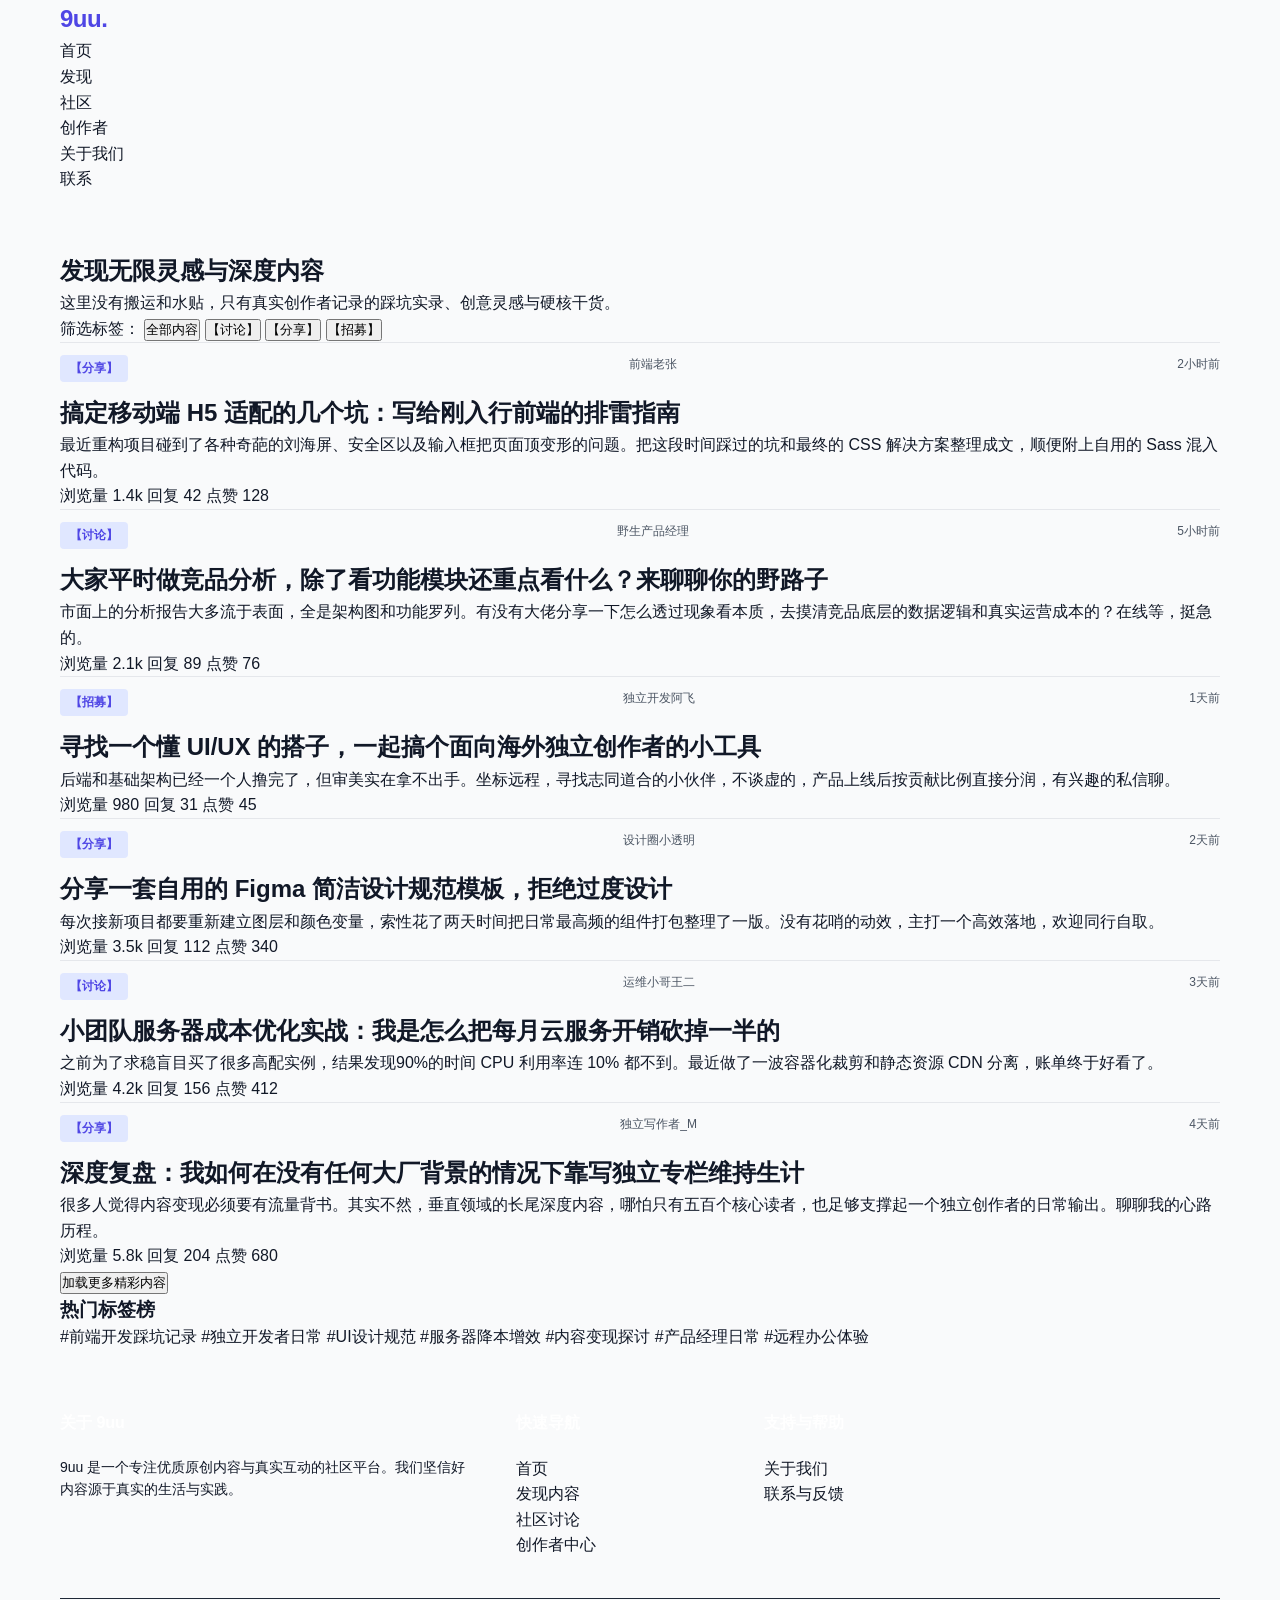
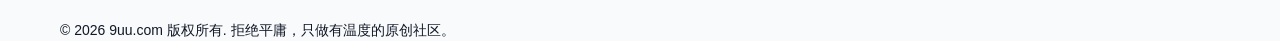
<file: explore.html>
<!DOCTYPE html>
<html lang="zh-CN">
<head>
    <meta charset="UTF-8">
    <meta name="viewport" content="width=device-width, initial-scale=1.0">
    <title>发现内容与热门话题 - 9uu 原创内容分享与互动社区</title>
    <meta name="description" content="在9uu探索板块发现最新鲜的优质原创内容、深度行业讨论与热门话题分享。汇聚独立创作者与技术极客的智慧结晶，拒绝套路，只看干货。">
    <meta name="keywords" content="9uu发现, 原创内容分享, 热门话题, 独立创作者, 社区讨论, 干货分享">
    <link rel="canonical" href="/explore.html">
    <link rel="stylesheet" href="css/style.css">
</head>
<body>
    <header class="site-header">
        <div class="container">
            <div class="logo">
                <a href="index.html">9uu<span>.</span></a>
            </div>
            <nav class="main-nav">
                <ul>
                    <li><a href="index.html">首页</a></li>
                    <li><a href="explore.html" class="active">发现</a></li>
                    <li><a href="community.html">社区</a></li>
                    <li><a href="creators.html">创作者</a></li>
                    <li><a href="about.html">关于我们</a></li>
                    <li><a href="contact.html">联系</a></li>
                </ul>
            </nav>
        </div>
    </header>

    <main class="main-content">
        <section class="page-hero">
            <div class="container">
                <h1>发现无限灵感与深度内容</h1>
                <p>这里没有搬运和水贴，只有真实创作者记录的踩坑实录、创意灵感与硬核干货。</p>
            </div>
        </section>

        <section class="explore-filters container">
            <div class="filter-bar">
                <span class="filter-label">筛选标签：</span>
                <button class="filter-btn active" data-tag="all">全部内容</button>
                <button class="filter-btn" data-tag="discussion">【讨论】</button>
                <button class="filter-btn" data-tag="share">【分享】</button>
                <button class="filter-btn" data-tag="recruit">【招募】</button>
            </div>
        </section>

        <section class="explore-feed container">
            <div class="feed-grid">
                <article class="feed-card" data-category="share">
                    <div class="card-meta">
                        <span class="tag share">【分享】</span>
                        <span class="author">前端老张</span>
                        <span class="time">2小时前</span>
                    </div>
                    <h2><a href="community.html">搞定移动端 H5 适配的几个坑：写给刚入行前端的排雷指南</a></h2>
                    <p class="summary">最近重构项目碰到了各种奇葩的刘海屏、安全区以及输入框把页面顶变形的问题。把这段时间踩过的坑和最终的 CSS 解决方案整理成文，顺便附上自用的 Sass 混入代码。</p>
                    <div class="card-stats">
                        <span>浏览量 1.4k</span>
                        <span>回复 42</span>
                        <span>点赞 128</span>
                    </div>
                </article>

                <article class="feed-card" data-category="discussion">
                    <div class="card-meta">
                        <span class="tag discussion">【讨论】</span>
                        <span class="author">野生产品经理</span>
                        <span class="time">5小时前</span>
                    </div>
                    <h2><a href="community.html">大家平时做竞品分析，除了看功能模块还重点看什么？来聊聊你的野路子</a></h2>
                    <p class="summary">市面上的分析报告大多流于表面，全是架构图和功能罗列。有没有大佬分享一下怎么透过现象看本质，去摸清竞品底层的数据逻辑和真实运营成本的？在线等，挺急的。</p>
                    <div class="card-stats">
                        <span>浏览量 2.1k</span>
                        <span>回复 89</span>
                        <span>点赞 76</span>
                    </div>
                </article>

                <article class="feed-card" data-category="recruit">
                    <div class="card-meta">
                        <span class="tag recruit">【招募】</span>
                        <span class="author">独立开发阿飞</span>
                        <span class="time">1天前</span>
                    </div>
                    <h2><a href="community.html">寻找一个懂 UI/UX 的搭子，一起搞个面向海外独立创作者的小工具</a></h2>
                    <p class="summary">后端和基础架构已经一个人撸完了，但审美实在拿不出手。坐标远程，寻找志同道合的小伙伴，不谈虚的，产品上线后按贡献比例直接分润，有兴趣的私信聊。</p>
                    <div class="card-stats">
                        <span>浏览量 980</span>
                        <span>回复 31</span>
                        <span>点赞 45</span>
                    </div>
                </article>

                <article class="feed-card" data-category="share">
                    <div class="card-meta">
                        <span class="tag share">【分享】</span>
                        <span class="author">设计圈小透明</span>
                        <span class="time">2天前</span>
                    </div>
                    <h2><a href="community.html">分享一套自用的 Figma 简洁设计规范模板，拒绝过度设计</a></h2>
                    <p class="summary">每次接新项目都要重新建立图层和颜色变量，索性花了两天时间把日常最高频的组件打包整理了一版。没有花哨的动效，主打一个高效落地，欢迎同行自取。</p>
                    <div class="card-stats">
                        <span>浏览量 3.5k</span>
                        <span>回复 112</span>
                        <span>点赞 340</span>
                    </div>
                </article>

                <article class="feed-card" data-category="discussion">
                    <div class="card-meta">
                        <span class="tag discussion">【讨论】</span>
                        <span class="author">运维小哥王二</span>
                        <span class="time">3天前</span>
                    </div>
                    <h2><a href="community.html">小团队服务器成本优化实战：我是怎么把每月云服务开销砍掉一半的</a></h2>
                    <p class="summary">之前为了求稳盲目买了很多高配实例，结果发现90%的时间 CPU 利用率连 10% 都不到。最近做了一波容器化裁剪和静态资源 CDN 分离，账单终于好看了。</p>
                    <div class="card-stats">
                        <span>浏览量 4.2k</span>
                        <span>回复 156</span>
                        <span>点赞 412</span>
                    </div>
                </article>

                <article class="feed-card" data-category="share">
                    <div class="card-meta">
                        <span class="tag share">【分享】</span>
                        <span class="author">独立写作者_M</span>
                        <span class="time">4天前</span>
                    </div>
                    <h2><a href="community.html">深度复盘：我如何在没有任何大厂背景的情况下靠写独立专栏维持生计</a></h2>
                    <p class="summary">很多人觉得内容变现必须要有流量背书。其实不然，垂直领域的长尾深度内容，哪怕只有五百个核心读者，也足够支撑起一个独立创作者的日常输出。聊聊我的心路历程。</p>
                    <div class="card-stats">
                        <span>浏览量 5.8k</span>
                        <span>回复 204</span>
                        <span>点赞 680</span>
                    </div>
                </article>
            </div>
            
            <div class="load-more-wrap">
                <button id="loadMoreBtn" class="btn-secondary">加载更多精彩内容</button>
            </div>
        </section>

        <section class="trending-topics container">
            <h3>热门标签榜</h3>
            <div class="tag-cloud">
                <a href="community.html">#前端开发踩坑记录</a>
                <a href="community.html">#独立开发者日常</a>
                <a href="community.html">#UI设计规范</a>
                <a href="community.html">#服务器降本增效</a>
                <a href="community.html">#内容变现探讨</a>
                <a href="community.html">#产品经理日常</a>
                <a href="community.html">#远程办公体验</a>
            </div>
        </section>
    </main>

    <footer class="site-footer">
        <div class="container">
            <div class="footer-grid">
                <div class="footer-col">
                    <h3>关于 9uu</h3>
                    <p>9uu 是一个专注优质原创内容与真实互动的社区平台。我们坚信好内容源于真实的生活与实践。</p>
                </div>
                <div class="footer-col">
                    <h3>快速导航</h3>
                    <ul>
                        <li><a href="index.html">首页</a></li>
                        <li><a href="explore.html">发现内容</a></li>
                        <li><a href="community.html">社区讨论</a></li>
                        <li><a href="creators.html">创作者中心</a></li>
                    </ul>
                </div>
                <div class="footer-col">
                    <h3>支持与帮助</h3>
                    <ul>
                        <li><a href="about.html">关于我们</a></li>
                        <li><a href="contact.html">联系与反馈</a></li>
                    </ul>
                </div>
            </div>
            <div class="footer-bottom">
                <p>&copy; 2026 9uu.com 版权所有. 拒绝平庸，只做有温度的原创社区。</p>
            </div>
        </div>
    </footer>

    <script src="js/main.js"></script>
</body>
</html>
</file>
<file: css/style.css>
:root {
  --primary: #4f46e5;
  --primary-dark: #4338ca;
  --primary-light: #6366f1;
  --text-main: #111827;
  --text-muted: #4b5563;
  --bg-body: #f9fafb;
  --bg-card: #ffffff;
  --border-color: #e5e7eb;
  --transition: all 0.25s ease;
  --shadow-sm: 0 1px 2px 0 rgba(0, 0, 0, 0.05);
  --shadow-md: 0 4px 6px -1px rgba(0, 0, 0, 0.1), 0 2px 4px -1px rgba(0, 0, 0, 0.06);
  --radius: 8px;
}

*, *::before, *::after {
  box-sizing: border-box;
  margin: 0;
  padding: 0;
}

body {
  font-family: -apple-system, BlinkMacSystemFont, "Segoe UI", Roboto, "Helvetica Neue", Arial, sans-serif;
  color: var(--text-main);
  background-color: var(--bg-body);
  line-height: 1.6;
  font-size: 16px;
}

a {
  color: inherit;
  text-decoration: none;
  transition: var(--transition);
}

ul {
  list-style: none;
}

img {
  max-width: 100%;
  height: auto;
  display: block;
}

.container {
  width: 100%;
  max-width: 1200px;
  margin: 0 auto;
  padding: 0 20px;
}

.header {
  background-color: #ffffff;
  border-bottom: 1px solid var(--border-color);
  position: sticky;
  top: 0;
  z-index: 100;
}

.navbar {
  display: flex;
  justify-content: space-between;
  align-items: center;
  height: 70px;
}

.logo {
  font-size: 24px;
  font-weight: 800;
  color: var(--primary);
  letter-spacing: -0.5px;
}

.nav-menu {
  display: flex;
  gap: 30px;
  align-items: center;
}

.nav-link {
  font-weight: 500;
  color: var(--text-muted);
}

.nav-link:hover, .nav-link.active {
  color: var(--primary);
}

.btn {
  display: inline-block;
  padding: 10px 20px;
  border-radius: var(--radius);
  font-weight: 500;
  cursor: pointer;
  border: none;
  transition: var(--transition);
}

.btn-primary {
  background-color: var(--primary);
  color: #ffffff;
}

.btn-primary:hover {
  background-color: var(--primary-dark);
}

.btn-outline {
  background-color: transparent;
  border: 1px solid var(--border-color);
  color: var(--text-main);
}

.btn-outline:hover {
  border-color: var(--primary);
  color: var(--primary);
}

.hero {
  padding: 80px 0 60px;
  background: linear-gradient(135deg, #f3f4f6 0%, #eef2ff 100%);
  border-bottom: 1px solid var(--border-color);
}

.hero-grid {
  display: grid;
  grid-template-columns: 1.2fr 0.8fr;
  gap: 40px;
  align-items: center;
}

.hero-content h1 {
  font-size: 42px;
  font-weight: 800;
  line-height: 1.2;
  margin-bottom: 20px;
  color: var(--text-main);
}

.hero-content p {
  font-size: 18px;
  color: var(--text-muted);
  margin-bottom: 30px;
}

.hero-actions {
  display: flex;
  gap: 15px;
}

.hero-stats {
  display: flex;
  gap: 30px;
  margin-top: 40px;
  border-top: 1px solid var(--border-color);
  padding-top: 20px;
}

.stat-item .number {
  font-size: 24px;
  font-weight: 700;
  color: var(--primary);
}

.stat-item .label {
  font-size: 14px;
  color: var(--text-muted);
}

.main-content {
  padding: 60px 0;
}

.section-title {
  font-size: 28px;
  font-weight: 700;
  margin-bottom: 30px;
  display: flex;
  justify-content: space-between;
  align-items: center;
}

.grid-3 {
  display: grid;
  grid-template-columns: repeat(3, 1fr);
  gap: 30px;
  margin-bottom: 50px;
}

.card {
  background-color: var(--bg-card);
  border: 1px solid var(--border-color);
  border-radius: var(--radius);
  overflow: hidden;
  box-shadow: var(--shadow-sm);
  transition: var(--transition);
}

.card:hover {
  box-shadow: var(--shadow-md);
  transform: translateY(-2px);
}

.card-body {
  padding: 24px;
}

.tag {
  display: inline-block;
  font-size: 12px;
  font-weight: 600;
  padding: 4px 10px;
  border-radius: 4px;
  margin-bottom: 12px;
  background-color: #e0e7ff;
  color: var(--primary);
}

.tag-share { background-color: #d1fae5; color: #065f46; }
.tag-discuss { background-color: #fee2e2; color: #991b1b; }
.tag-recruit { background-color: #fef3c7; color: #92400e; }

.card-title {
  font-size: 18px;
  font-weight: 600;
  margin-bottom: 10px;
  line-height: 1.4;
}

.card-title a:hover {
  color: var(--primary);
}

.card-desc {
  font-size: 14px;
  color: var(--text-muted);
  margin-bottom: 20px;
}

.card-meta {
  display: flex;
  justify-content: space-between;
  font-size: 12px;
  color: var(--text-muted);
  border-top: 1px solid var(--border-color);
  padding-top: 12px;
}

.form-group {
  margin-bottom: 20px;
}

.form-label {
  display: block;
  font-size: 14px;
  font-weight: 500;
  margin-bottom: 8px;
}

.form-control {
  width: 100%;
  padding: 12px;
  border: 1px solid var(--border-color);
  border-radius: var(--radius);
  font-size: 14px;
  background-color: #ffffff;
  transition: var(--transition);
}

.form-control:focus {
  outline: none;
  border-color: var(--primary);
  box-shadow: 0 0 0 3px rgba(79, 70, 229, 0.1);
}

textarea.form-control {
  resize: vertical;
  min-height: 120px;
}

.page-header {
  padding: 40px 0;
  background-color: #ffffff;
  border-bottom: 1px solid var(--border-color);
  margin-bottom: 40px;
}

.page-header h1 {
  font-size: 32px;
  font-weight: 700;
  margin-bottom: 10px;
}

.page-header p {
  color: var(--text-muted);
}

.footer {
  background-color: #111827;
  color: #9ca3af;
  padding: 60px 0 30px;
  margin-top: 80px;
}

.footer-grid {
  display: grid;
  grid-template-columns: 2fr 1fr 1fr 1fr;
  gap: 40px;
  margin-bottom: 40px;
}

.footer-col h3 {
  color: #ffffff;
  font-size: 16px;
  font-weight: 600;
  margin-bottom: 20px;
}

.footer-col p {
  font-size: 14px;
  margin-bottom: 15px;
}

.footer-links li {
  margin-bottom: 10px;
}

.footer-links a {
  font-size: 14px;
  color: #9ca3af;
}

.footer-links a:hover {
  color: #ffffff;
}

.footer-bottom {
  border-top: 1px solid #1f2937;
  padding-top: 20px;
  display: flex;
  justify-content: space-between;
  font-size: 14px;
}

@media (max-width: 992px) {
  .hero-grid {
    grid-template-columns: 1fr;
  }
  .grid-3 {
    grid-template-columns: repeat(2, 1fr);
  }
  .footer-grid {
    grid-template-columns: 1fr 1fr;
  }
}

@media (max-width: 768px) {
  .nav-menu {
    display: none;
  }
  .grid-3 {
    grid-template-columns: 1fr;
  }
  .footer-grid {
    grid-template-columns: 1fr;
  }
  .hero-content h1 {
    font-size: 32px;
  }
}
</file>
